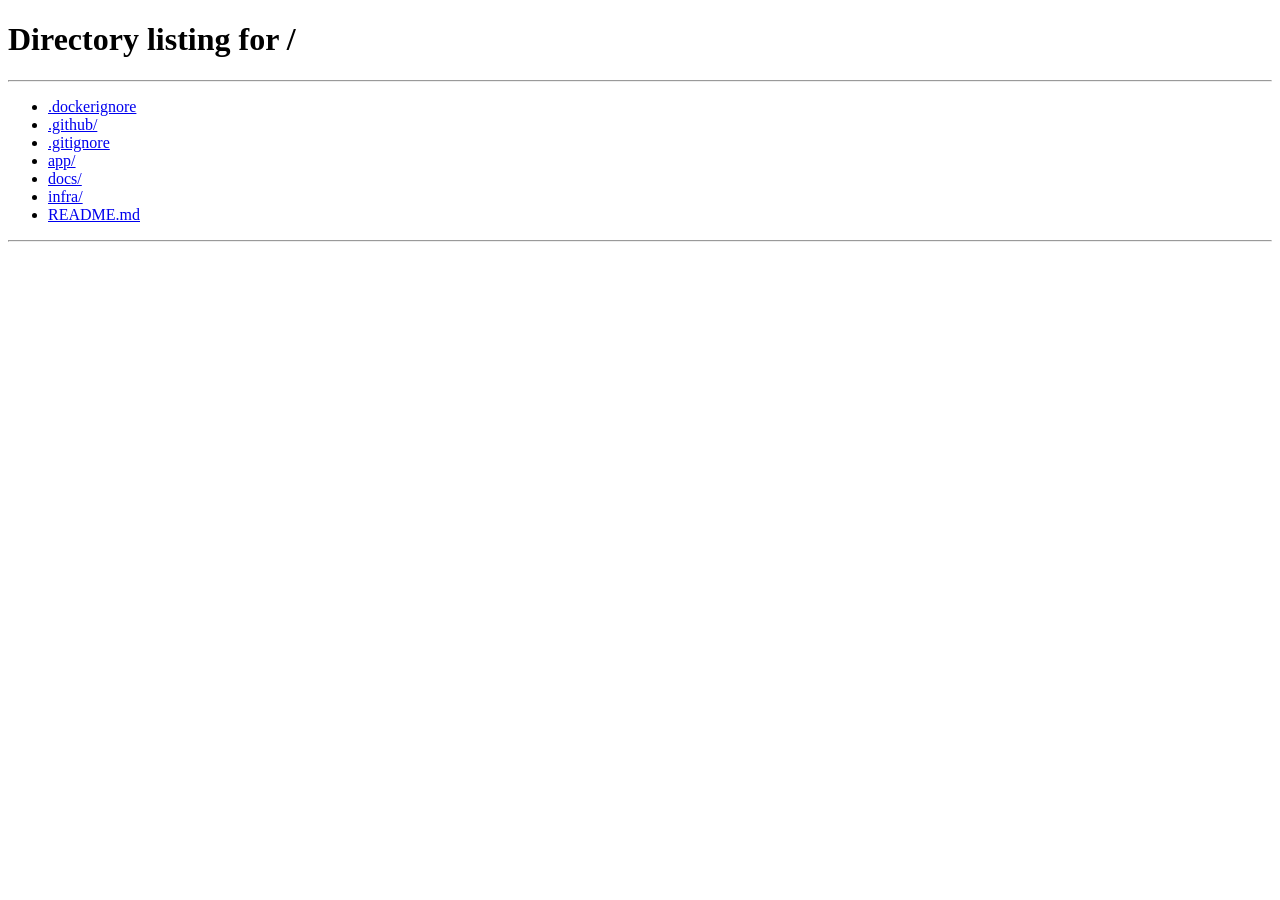
<file: app/en/index.html>
<!doctype html>
<html lang="en">
  <head>
    <meta charset="utf-8">
    <meta name="viewport" content="width=device-width, initial-scale=1">
    <title>Leandro Picot | English</title>
    <meta
      name="description"
      content="The canonical English version of Leandro Picot's portfolio is available at the site root."
    >
    <meta http-equiv="refresh" content="0; url=/">
    <link rel="canonical" href="https://leopicot.com/">
    <link rel="alternate" hreflang="en" href="https://leopicot.com/">
    <link rel="alternate" hreflang="es" href="https://leopicot.com/es/">
    <link rel="alternate" hreflang="pt" href="https://leopicot.com/pt/">
    <link rel="alternate" hreflang="x-default" href="https://leopicot.com/">
  </head>
  <body>
    <main>
      <h1>English version</h1>
      <p>The English version is available at the canonical address.</p>
      <p><a href="/">Continue to Leandro Picot’s portfolio</a></p>
    </main>
  </body>
</html>
</file>
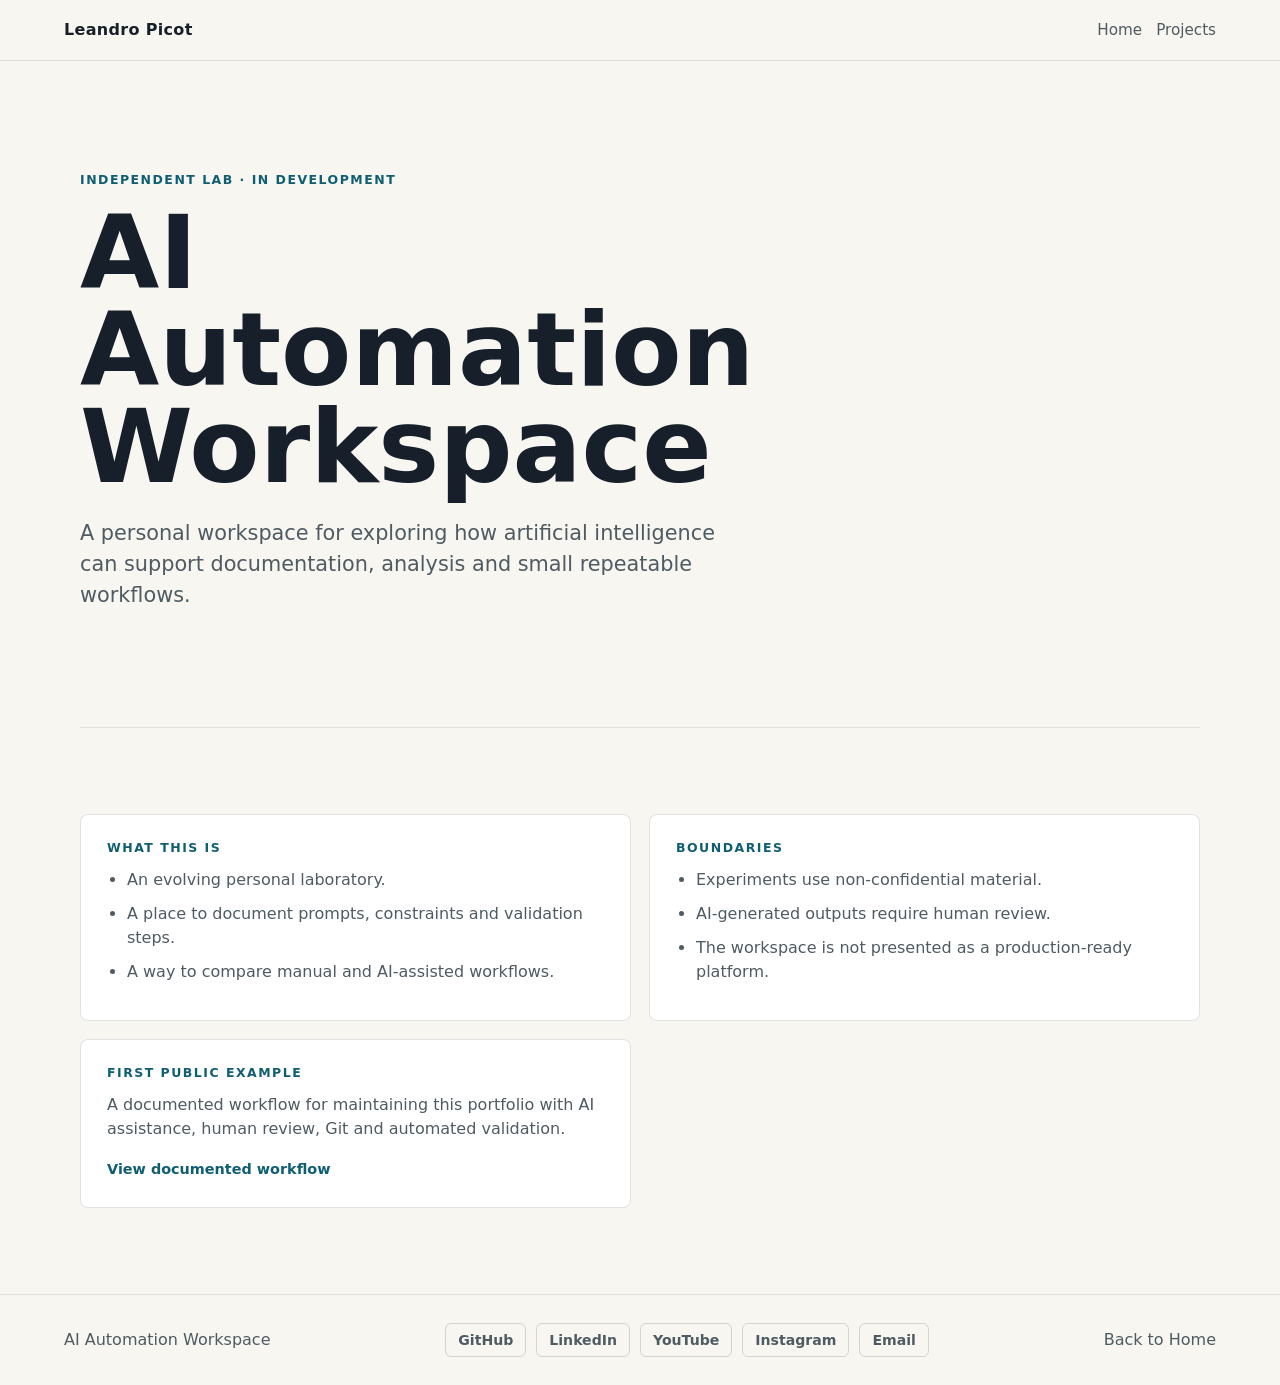
<file: app/projects/ai-automation-workspace.html>
<!doctype html>
<html lang="en">
  <head>
    <meta charset="utf-8">
    <meta name="viewport" content="width=device-width, initial-scale=1">
    <meta
      name="description"
      content="AI Automation Workspace project detail for Leandro Picot's portfolio."
    >
    <title>AI Automation Workspace | Leandro Picot</title>
    <link rel="stylesheet" href="../styles.css">
  </head>
  <body>
    <header class="site-header">
      <a class="brand" href="../index.html">Leandro Picot</a>
      <nav class="nav" aria-label="Project navigation">
        <a href="../index.html">Home</a>
        <a href="../index.html#projects">Projects</a>
      </nav>
    </header>

    <main>
      <section class="project-hero section">
        <p class="eyebrow">Independent lab · In development</p>
        <h1>AI Automation Workspace</h1>
        <p class="hero-text">
          A personal workspace for exploring how artificial intelligence can support
          documentation, analysis and small repeatable workflows.
        </p>
      </section>

      <section class="project-detail section">
        <article>
          <h2 class="eyebrow">What this is</h2>
          <ul>
            <li>An evolving personal laboratory.</li>
            <li>A place to document prompts, constraints and validation steps.</li>
            <li>A way to compare manual and AI-assisted workflows.</li>
          </ul>
        </article>
        <article>
          <h2 class="eyebrow">Boundaries</h2>
          <ul>
            <li>Experiments use non-confidential material.</li>
            <li>AI-generated outputs require human review.</li>
            <li>The workspace is not presented as a production-ready platform.</li>
          </ul>
        </article>
        <article>
          <h2 class="eyebrow">First public example</h2>
          <p>
            A documented workflow for maintaining this portfolio with AI assistance,
            human review, Git and automated validation.
          </p>
          <a class="project-cta" href="ai-workflows/portfolio-maintenance.html">View documented workflow</a>
        </article>
      </section>
    </main>

    <footer class="footer">
      <span>AI Automation Workspace</span>
      <nav class="footer-links" aria-label="Footer social links">
        <a href="https://github.com/leop27" target="_blank" rel="noopener noreferrer">GitHub</a>
        <a href="https://www.linkedin.com/in/leandropicot/" target="_blank" rel="noopener noreferrer">LinkedIn</a>
        <a href="https://www.youtube.com/@kai2ensan" target="_blank" rel="noopener noreferrer">YouTube</a>
        <a href="https://www.instagram.com/lpico7/" target="_blank" rel="noopener noreferrer">Instagram</a>
        <a href="mailto:leandropicot@gmail.com">Email</a>
      </nav>
      <a href="../index.html">Back to Home</a>
    </footer>
  </body>
</html>
</file>
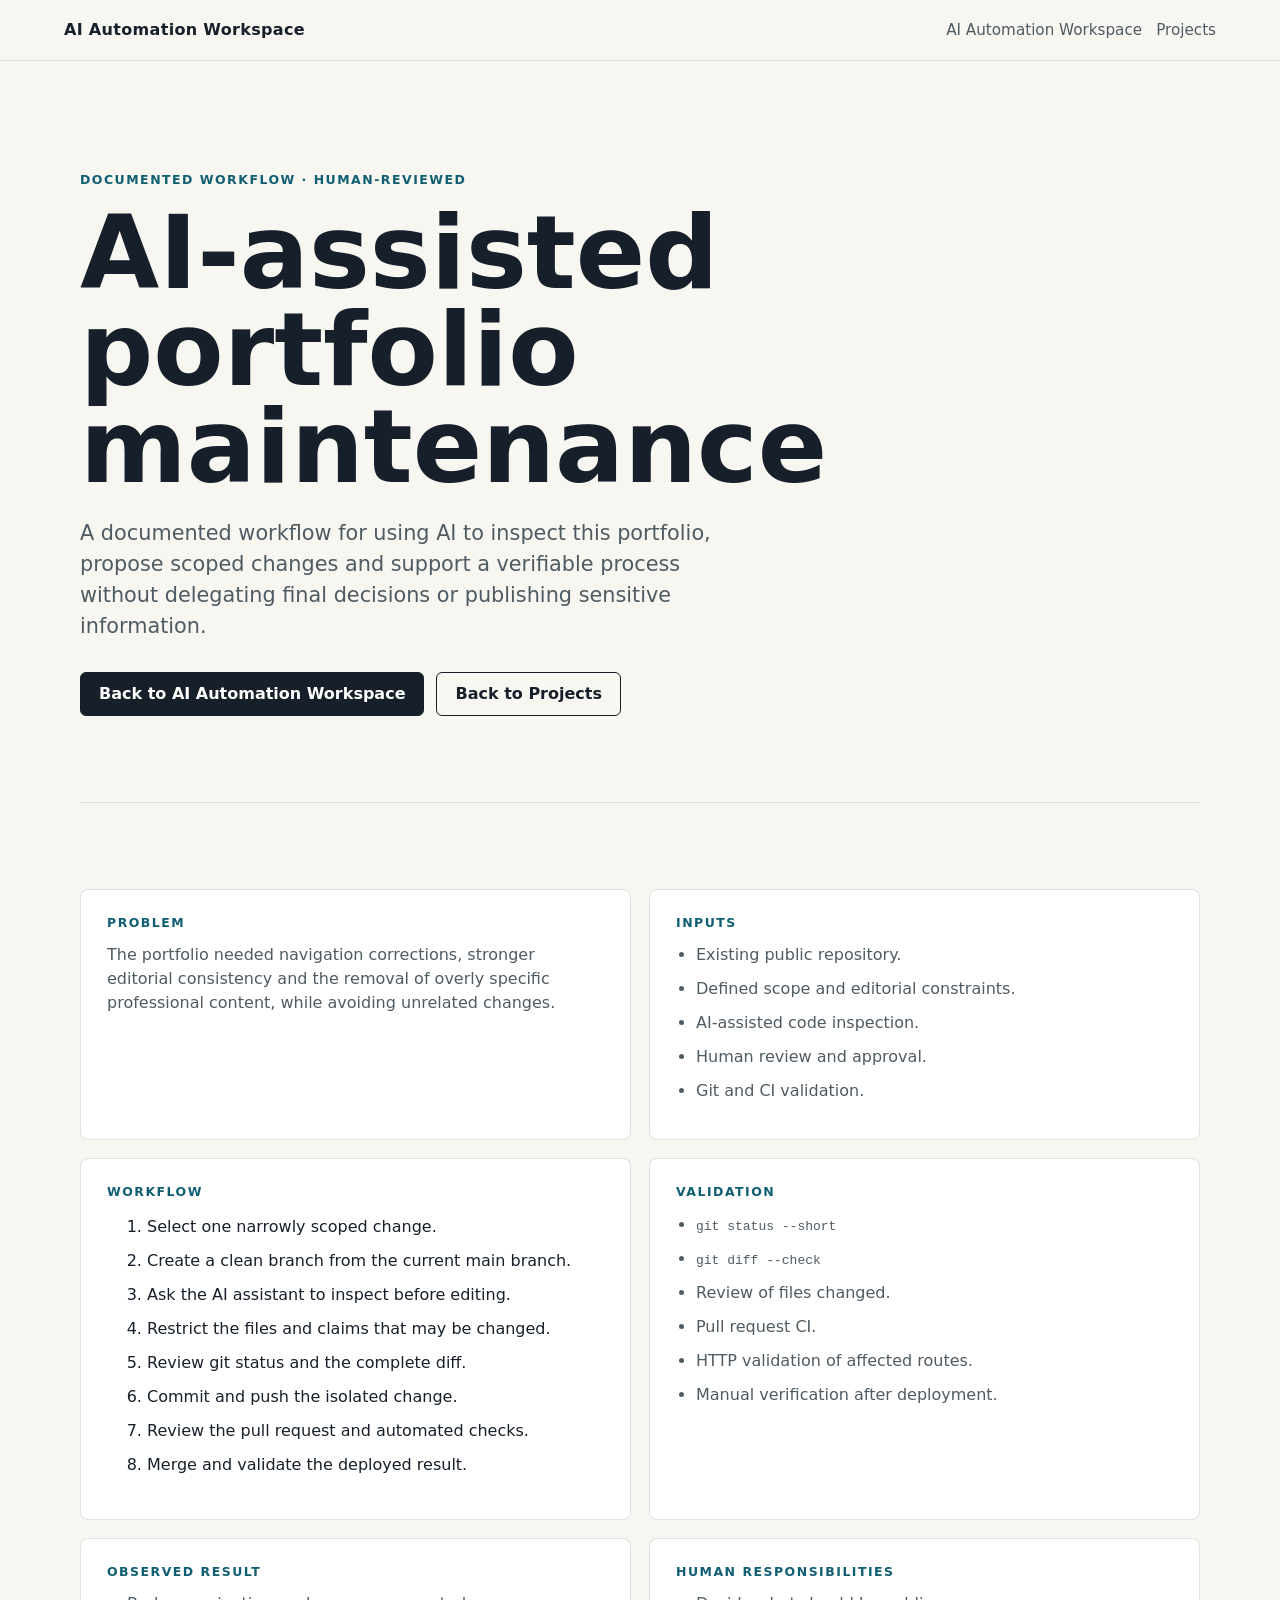
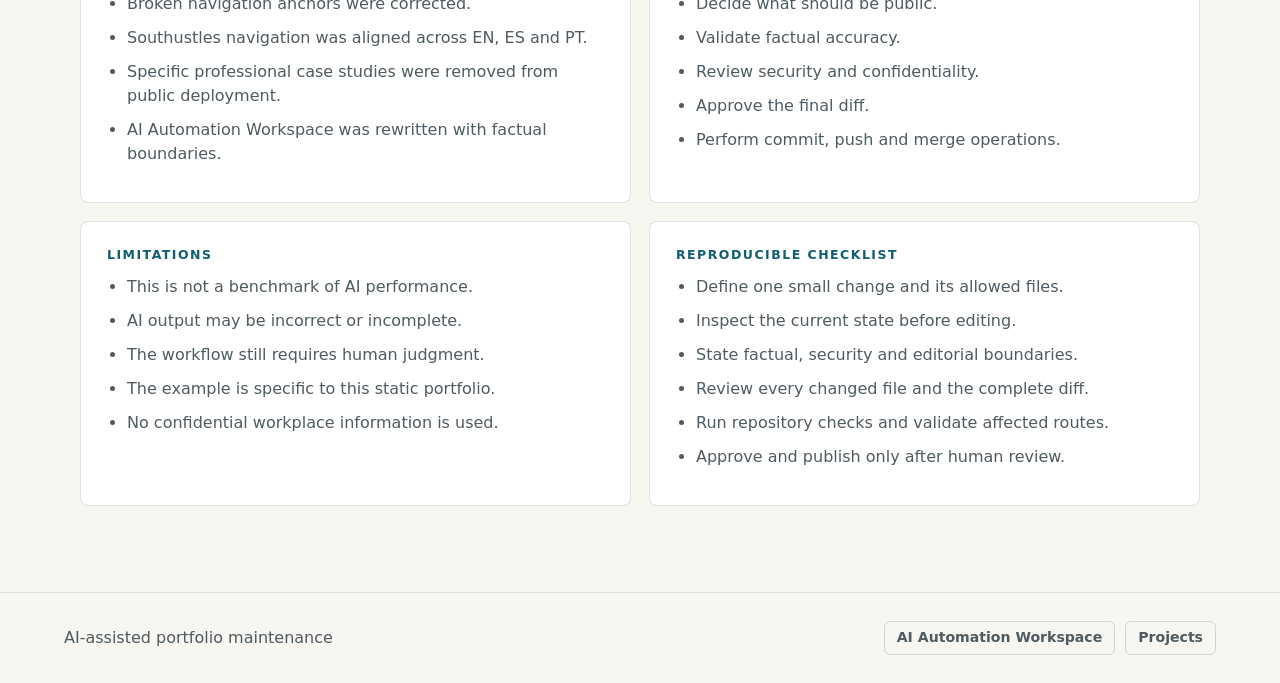
<file: app/projects/ai-workflows/portfolio-maintenance.html>
<!doctype html>
<html lang="en">
  <head>
    <meta charset="utf-8">
    <meta name="viewport" content="width=device-width, initial-scale=1">
    <meta
      name="description"
      content="A human-reviewed workflow for maintaining a static portfolio with AI assistance, Git and automated validation."
    >
    <title>AI-assisted portfolio maintenance | Leandro Picot</title>
    <link rel="stylesheet" href="../../styles.css">
  </head>
  <body>
    <header class="site-header">
      <a class="brand" href="../ai-automation-workspace.html">AI Automation Workspace</a>
      <nav class="nav" aria-label="Workflow navigation">
        <a href="../ai-automation-workspace.html">AI Automation Workspace</a>
        <a href="../../index.html#projects">Projects</a>
      </nav>
    </header>

    <main>
      <section class="project-hero section">
        <p class="eyebrow">Documented workflow · Human-reviewed</p>
        <h1>AI-assisted portfolio maintenance</h1>
        <p class="hero-text">
          A documented workflow for using AI to inspect this portfolio, propose scoped
          changes and support a verifiable process without delegating final decisions or
          publishing sensitive information.
        </p>
        <div class="hero-actions">
          <a class="button primary" href="../ai-automation-workspace.html">Back to AI Automation Workspace</a>
          <a class="button secondary" href="../../index.html#projects">Back to Projects</a>
        </div>
      </section>

      <section class="project-detail section" aria-label="Documented workflow">
        <article>
          <h2 class="eyebrow">Problem</h2>
          <p>
            The portfolio needed navigation corrections, stronger editorial consistency
            and the removal of overly specific professional content, while avoiding
            unrelated changes.
          </p>
        </article>

        <article>
          <h2 class="eyebrow">Inputs</h2>
          <ul>
            <li>Existing public repository.</li>
            <li>Defined scope and editorial constraints.</li>
            <li>AI-assisted code inspection.</li>
            <li>Human review and approval.</li>
            <li>Git and CI validation.</li>
          </ul>
        </article>

        <article>
          <h2 class="eyebrow">Workflow</h2>
          <ol>
            <li>Select one narrowly scoped change.</li>
            <li>Create a clean branch from the current main branch.</li>
            <li>Ask the AI assistant to inspect before editing.</li>
            <li>Restrict the files and claims that may be changed.</li>
            <li>Review git status and the complete diff.</li>
            <li>Commit and push the isolated change.</li>
            <li>Review the pull request and automated checks.</li>
            <li>Merge and validate the deployed result.</li>
          </ol>
        </article>

        <article>
          <h2 class="eyebrow">Validation</h2>
          <ul>
            <li><code>git status --short</code></li>
            <li><code>git diff --check</code></li>
            <li>Review of files changed.</li>
            <li>Pull request CI.</li>
            <li>HTTP validation of affected routes.</li>
            <li>Manual verification after deployment.</li>
          </ul>
        </article>

        <article>
          <h2 class="eyebrow">Observed result</h2>
          <ul>
            <li>Broken navigation anchors were corrected.</li>
            <li>Southustles navigation was aligned across EN, ES and PT.</li>
            <li>Specific professional case studies were removed from public deployment.</li>
            <li>AI Automation Workspace was rewritten with factual boundaries.</li>
          </ul>
        </article>

        <article>
          <h2 class="eyebrow">Human responsibilities</h2>
          <ul>
            <li>Decide what should be public.</li>
            <li>Validate factual accuracy.</li>
            <li>Review security and confidentiality.</li>
            <li>Approve the final diff.</li>
            <li>Perform commit, push and merge operations.</li>
          </ul>
        </article>

        <article>
          <h2 class="eyebrow">Limitations</h2>
          <ul>
            <li>This is not a benchmark of AI performance.</li>
            <li>AI output may be incorrect or incomplete.</li>
            <li>The workflow still requires human judgment.</li>
            <li>The example is specific to this static portfolio.</li>
            <li>No confidential workplace information is used.</li>
          </ul>
        </article>

        <article>
          <h2 class="eyebrow">Reproducible checklist</h2>
          <ul>
            <li>Define one small change and its allowed files.</li>
            <li>Inspect the current state before editing.</li>
            <li>State factual, security and editorial boundaries.</li>
            <li>Review every changed file and the complete diff.</li>
            <li>Run repository checks and validate affected routes.</li>
            <li>Approve and publish only after human review.</li>
          </ul>
        </article>
      </section>
    </main>

    <footer class="footer">
      <span>AI-assisted portfolio maintenance</span>
      <nav class="footer-links" aria-label="Workflow links">
        <a href="../ai-automation-workspace.html">AI Automation Workspace</a>
        <a href="../../index.html#projects">Projects</a>
      </nav>
    </footer>
  </body>
</html>
</file>
<file: app/styles.css>
:root {
  color: #17202a;
  background: #f7f6f1;
  font-family:
    Inter, ui-sans-serif, system-ui, -apple-system, BlinkMacSystemFont, "Segoe UI",
    sans-serif;
  line-height: 1.5;
  text-rendering: optimizeLegibility;
}

* {
  box-sizing: border-box;
}

html {
  scroll-behavior: smooth;
}

body {
  margin: 0;
  background: #f7f6f1;
  color: #17202a;
}

a {
  color: inherit;
  text-decoration: none;
}

a:focus-visible {
  outline: 3px solid #0f5e72;
  outline-offset: 4px;
}

p,
h1,
h2,
h3 {
  margin-top: 0;
}

p {
  color: #4f5b62;
}

.site-header {
  position: sticky;
  top: 0;
  z-index: 10;
  display: flex;
  align-items: center;
  justify-content: space-between;
  gap: 24px;
  padding: 18px clamp(20px, 5vw, 72px);
  border-bottom: 1px solid rgba(23, 32, 42, 0.1);
  background: rgba(247, 246, 241, 0.94);
  backdrop-filter: blur(14px);
}

.brand {
  font-weight: 800;
  letter-spacing: 0.02em;
}

.nav {
  display: flex;
  flex-wrap: wrap;
  align-items: center;
  justify-content: flex-end;
  gap: 14px;
  color: #4f5b62;
  font-size: 0.95rem;
}

.nav a:hover,
.contact-links a:hover,
.social-bar a:hover,
.footer-links a:hover {
  color: #0f5e72;
}

.language-switcher {
  display: inline-flex;
  gap: 6px;
  padding: 4px;
  border: 1px solid rgba(23, 32, 42, 0.14);
  border-radius: 6px;
  background: #ffffff;
}

.language-switcher a {
  padding: 4px 8px;
  border-radius: 4px;
  font-size: 0.78rem;
  font-weight: 800;
}

.language-switcher a[aria-current="page"] {
  background: #17202a;
  color: #ffffff;
}

.section {
  width: min(1120px, calc(100% - 40px));
  margin: 0 auto;
  padding: 86px 0;
}

.hero {
  min-height: calc(100vh - 68px);
  display: flex;
  align-items: center;
}

.eyebrow,
.card-kicker {
  margin-bottom: 14px;
  color: #0f5e72;
  font-size: 0.78rem;
  font-weight: 800;
  letter-spacing: 0.12em;
  text-transform: uppercase;
}

h1 {
  max-width: 780px;
  margin-bottom: 22px;
  font-size: clamp(3rem, 8vw, 6.6rem);
  line-height: 0.95;
}

h2 {
  margin-bottom: 18px;
  font-size: clamp(2rem, 4vw, 3.2rem);
  line-height: 1.05;
}

h3 {
  margin-bottom: 12px;
  font-size: 1.25rem;
}

.hero-text {
  max-width: 650px;
  margin-bottom: 30px;
  font-size: clamp(1.05rem, 2vw, 1.3rem);
}

.social-bar,
.footer-links {
  display: flex;
  flex-wrap: wrap;
  gap: 10px;
}

.social-bar {
  margin: 0 0 24px;
}

.social-bar a,
.footer-links a {
  display: inline-flex;
  align-items: center;
  min-height: 34px;
  padding: 0 12px;
  border: 1px solid rgba(23, 32, 42, 0.16);
  border-radius: 6px;
  color: #4f5b62;
  font-size: 0.88rem;
  font-weight: 800;
}

.hero-actions,
.contact-links {
  display: flex;
  flex-wrap: wrap;
  gap: 12px;
}

.button,
.contact-links a {
  display: inline-flex;
  align-items: center;
  justify-content: center;
  min-height: 44px;
  padding: 0 18px;
  border: 1px solid #17202a;
  border-radius: 6px;
  font-weight: 700;
}

.button.primary {
  background: #17202a;
  color: #ffffff;
}

.button.secondary,
.contact-links a {
  background: transparent;
}

.hero-panel {
  min-width: 0;
  display: grid;
  gap: 14px;
  padding: 28px;
  border: 1px solid rgba(23, 32, 42, 0.15);
  border-radius: 8px;
  background: #ffffff;
  box-shadow: 0 24px 70px rgba(23, 32, 42, 0.08);
}

.hero-image {
  display: block;
  width: 100%;
  height: auto;
  aspect-ratio: auto;
  border-radius: 6px;
  object-fit: contain;
  object-position: center;
}

.hero-panel span {
  padding: 18px;
  border-left: 4px solid #0f5e72;
  background: #f7f6f1;
  font-weight: 800;
}

.split {
  display: grid;
  grid-template-columns: minmax(220px, 0.8fr) minmax(0, 1.2fr);
  gap: 56px;
  border-top: 1px solid rgba(23, 32, 42, 0.1);
}

.split.section {
  padding-top: 52px;
  padding-bottom: 52px;
}

.section-body {
  font-size: 1.05rem;
}

.section-heading {
  max-width: 760px;
  margin-bottom: 30px;
}

.section-actions {
  margin-top: 24px;
}

.placeholder-note {
  max-width: 760px;
  padding: 26px;
  border: 1px solid rgba(23, 32, 42, 0.13);
  border-radius: 8px;
  background: #ffffff;
}

.cards,
.journal-grid,
.project-grid {
  display: grid;
  grid-template-columns: repeat(auto-fit, minmax(240px, 1fr));
  gap: 18px;
}

.card,
.journal-grid article,
.project-card {
  min-height: 250px;
  border: 1px solid rgba(23, 32, 42, 0.13);
  border-radius: 8px;
  background: #ffffff;
  overflow: hidden;
}

.card,
.journal-grid article {
  padding: 26px;
}

.image-placeholder {
  min-height: 190px;
  display: grid;
  place-items: center;
  padding: 24px;
  border: 1px solid rgba(23, 32, 42, 0.12);
  border-radius: 8px;
  background:
    linear-gradient(135deg, rgba(15, 94, 114, 0.16), rgba(122, 81, 48, 0.12)),
    #f7f6f1;
  color: #17202a;
  font-weight: 800;
  text-align: center;
}

.card .image-placeholder {
  min-height: 150px;
  margin-bottom: 24px;
}

.devops-placeholder {
  background:
    linear-gradient(135deg, rgba(15, 94, 114, 0.2), rgba(23, 32, 42, 0.08)),
    #f7f6f1;
}

.renault-placeholder {
  background:
    linear-gradient(135deg, rgba(122, 81, 48, 0.2), rgba(247, 246, 241, 0.8)),
    #ffffff;
}

.tecno-placeholder {
  background:
    linear-gradient(135deg, rgba(15, 94, 114, 0.22), rgba(23, 32, 42, 0.16)),
    #f7f6f1;
}

.triada-placeholder {
  background:
    linear-gradient(135deg, rgba(122, 81, 48, 0.17), rgba(15, 94, 114, 0.15)),
    #ffffff;
}

.peugeot-placeholder {
  background:
    linear-gradient(135deg, rgba(23, 32, 42, 0.16), rgba(15, 94, 114, 0.1)),
    #ffffff;
}

.machine-gallery {
  display: grid;
  grid-template-columns: repeat(2, minmax(0, 1fr));
  gap: 16px;
  margin-top: 28px;
}

.image-card {
  margin: 0;
  overflow: hidden;
  border: 1px solid rgba(23, 32, 42, 0.13);
  border-radius: 8px;
  background: #ffffff;
}

.image-card img,
.project-image {
  width: 100%;
  display: block;
  object-fit: cover;
}

.image-card img {
  aspect-ratio: 4 / 3;
}

.image-card figcaption {
  padding: 14px 16px;
  color: #4f5b62;
  font-size: 0.92rem;
  font-weight: 700;
}

.project-card {
  display: flex;
  flex-direction: column;
}

.project-link {
  display: flex;
  flex: 1;
  flex-direction: column;
  min-width: 0;
}

.project-link:focus-visible {
  outline: 3px solid #0f5e72;
  outline-offset: -4px;
}

.project-card .image-placeholder {
  height: 210px;
  min-height: 210px;
  border: 0;
  border-bottom: 1px solid rgba(23, 32, 42, 0.13);
  border-radius: 0;
}

/* Full-bleed project artwork with no inset padding or clipping. */
.project-media {
  position: relative;
  flex: 0 0 210px;
  width: 100%;
  min-width: 0;
  height: 210px;
  overflow: hidden;
  background: #152631;
  border-bottom: 1px solid rgba(23, 32, 42, 0.13);
}

.project-media .project-image {
  position: absolute;
  inset: 0;
  display: block;
  width: 100%;
  height: 100%;
  min-width: 0;
  max-width: 100%;
  max-height: 100%;
  padding: 0;
  border: 0;
  object-fit: contain;
  object-position: center;
}

/* Match each artwork's canvas so the whole header looks seamless. */
.project-media--tecno {
  background: #ffffff;
}

.project-media--triada {
  background: #00151e;
}

.project-media:has(.project-image[src*="peugeot-504"]) {
  background: #e7e5dd;
}

.project-content {
  display: flex;
  flex: 1;
  flex-direction: column;
  padding: 26px;
}

.project-cta,
.project-status {
  display: inline-block;
  align-self: flex-start;
  margin-top: auto;
  color: #0f5e72;
  font-size: 0.9rem;
  font-weight: 800;
}

.project-status {
  padding: 7px 10px;
  border: 1px solid rgba(15, 94, 114, 0.28);
  border-radius: 6px;
  background: rgba(15, 94, 114, 0.07);
}

.tech-list {
  margin: 18px 0 0;
  color: #0f5e72;
  font-size: 0.9rem;
  font-weight: 800;
}

.project-hero {
  padding-top: 110px;
  border-bottom: 1px solid rgba(23, 32, 42, 0.1);
}

.project-detail {
  display: grid;
  grid-template-columns: repeat(2, minmax(0, 1fr));
  gap: 18px;
}

.project-detail article {
  padding: 26px;
  border: 1px solid rgba(23, 32, 42, 0.13);
  border-radius: 8px;
  background: #ffffff;
}

.project-detail ul {
  margin: 0;
  padding-left: 20px;
  color: #4f5b62;
}

.project-detail li {
  margin-bottom: 10px;
}

.case-study-intro > p {
  max-width: 820px;
  font-size: 1.08rem;
}

.architecture-flow {
  display: grid;
  grid-template-columns: repeat(4, minmax(0, 1fr));
  gap: 12px;
  margin-top: 30px;
}

.architecture-flow span {
  display: grid;
  min-height: 76px;
  place-items: center;
  padding: 16px;
  border: 1px solid rgba(23, 32, 42, 0.13);
  border-radius: 8px;
  background: #ffffff;
  color: #0f5e72;
  font-size: 0.88rem;
  font-weight: 800;
  text-align: center;
}

.timeline {
  display: grid;
  gap: 16px;
  margin-top: 26px;
}

.timeline div {
  padding: 22px;
  border-left: 4px solid #7a5130;
  background: #ffffff;
}

.timeline span,
.journal-grid span {
  display: block;
  margin-bottom: 8px;
  color: #7a5130;
  font-size: 0.78rem;
  font-weight: 800;
  letter-spacing: 0.1em;
  text-transform: uppercase;
}

.timeline strong {
  display: block;
  margin-bottom: 8px;
  font-size: 1.3rem;
}

.milestone-list {
  display: grid;
  gap: 14px;
}

.milestone-list div {
  display: grid;
  grid-template-columns: 48px minmax(0, 1fr);
  gap: 16px;
  align-items: start;
  padding: 20px;
  border: 1px solid rgba(23, 32, 42, 0.13);
  border-radius: 8px;
  background: #ffffff;
}

.milestone-list span {
  display: grid;
  place-items: center;
  width: 38px;
  height: 38px;
  border-radius: 50%;
  background: #17202a;
  color: #ffffff;
  font-size: 0.85rem;
  font-weight: 800;
}

.milestone-list p {
  margin-bottom: 0;
}

.contact {
  border-top: 1px solid rgba(23, 32, 42, 0.1);
  text-align: left;
}

.contact.section {
  padding-top: 64px;
  padding-bottom: 64px;
}

.contact p {
  max-width: 720px;
}

.footer {
  display: flex;
  flex-wrap: wrap;
  align-items: center;
  justify-content: space-between;
  gap: 12px;
  padding: 28px clamp(20px, 5vw, 72px);
  border-top: 1px solid rgba(23, 32, 42, 0.1);
  color: #4f5b62;
}

@media (max-width: 820px) {
  .site-header {
    align-items: flex-start;
    flex-direction: column;
  }

  .nav {
    justify-content: flex-start;
  }

  .hero,
  .split,
  .cards,
  .journal-grid,
  .project-grid,
  .project-detail,
  .machine-gallery,
  .architecture-flow {
    grid-template-columns: 1fr;
  }

  .hero {
    min-height: auto;
    padding-top: 64px;
  }

  .section {
    padding: 64px 0;
  }
}

@media (max-width: 520px) {
  .section {
    width: min(100% - 28px, 1120px);
  }

  .hero-actions,
  .contact-links,
  .social-bar,
  .footer-links {
    flex-direction: column;
  }

  .button,
  .contact-links a,
  .social-bar a,
  .footer-links a {
    width: 100%;
  }
}

@media (prefers-reduced-motion: reduce) {
  html {
    scroll-behavior: auto;
  }
}
</file>
